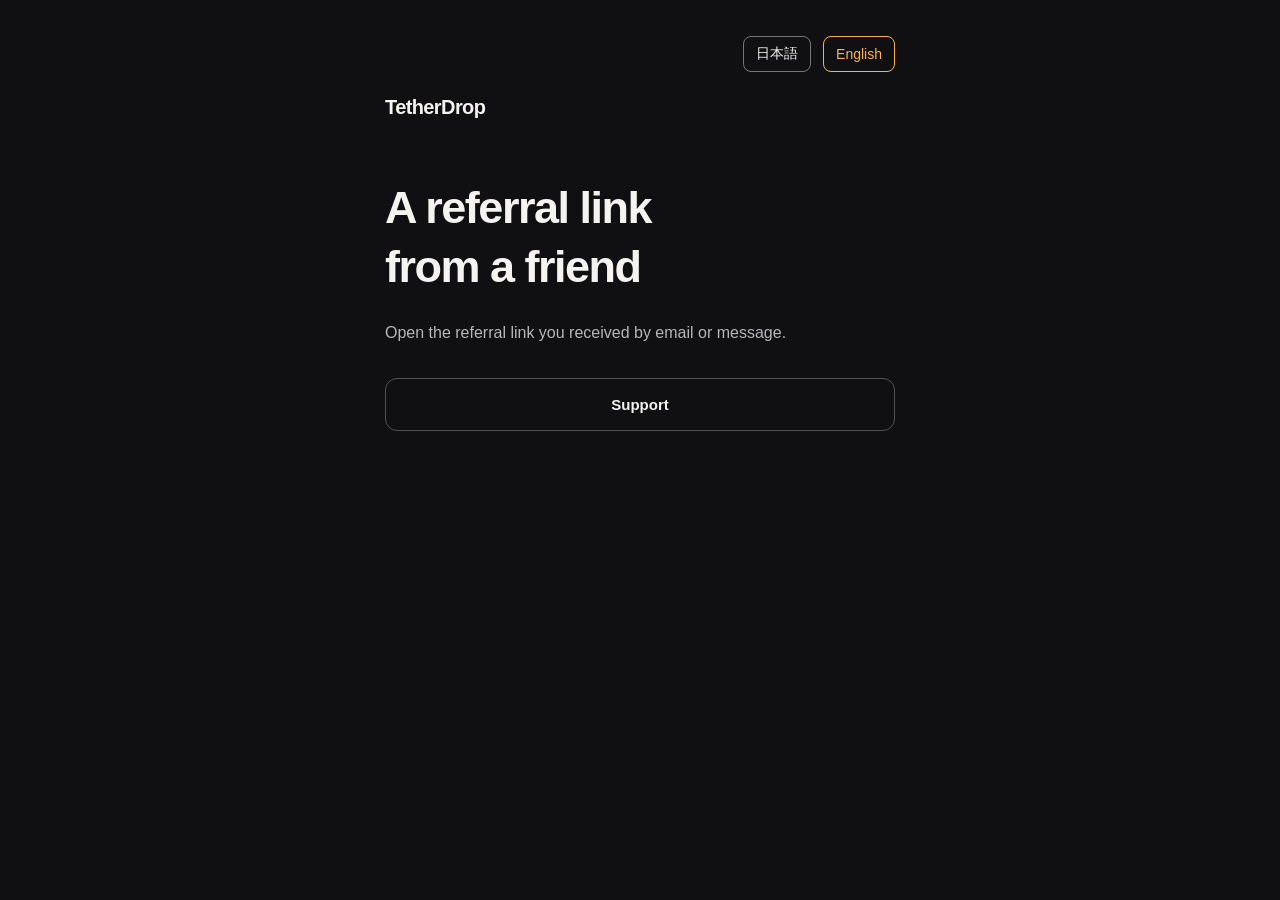
<file: index.html>
<!doctype html><html lang="ja"><meta charset="utf-8"><meta name="viewport" content="width=device-width, initial-scale=1"><meta name="robots" content="noindex"><title>TetherDrop 紹介リンク</title><link rel="stylesheet" href="/invite/style.css"><script src="/language.js" defer></script><body data-title-ja="TetherDrop 紹介リンク" data-title-en="TetherDrop | Referral links"><main><nav class="languages" aria-label="Language"><button type="button" data-language="ja">日本語</button><button type="button" data-language="en">English</button></nav><a class="brand" href="https://takumishinoda0625-beep.github.io/TetherDrop-Support/">TetherDrop</a><h1 style="margin-top:60px"><span data-ja="友達からの<br>紹介リンク" data-en="A referral link<br>from a friend">友達からの<br>紹介リンク</span></h1><p class="lead"><span data-ja="メールやメッセージで届いた紹介リンクを開いてください。" data-en="Open the referral link you received by email or message.">メールやメッセージで届いた紹介リンクを開いてください。</span></p><a class="button secondary" href="https://takumishinoda0625-beep.github.io/TetherDrop-Support/"><span data-ja="サポート" data-en="Support">サポート</span></a></main></body></html>
</file>
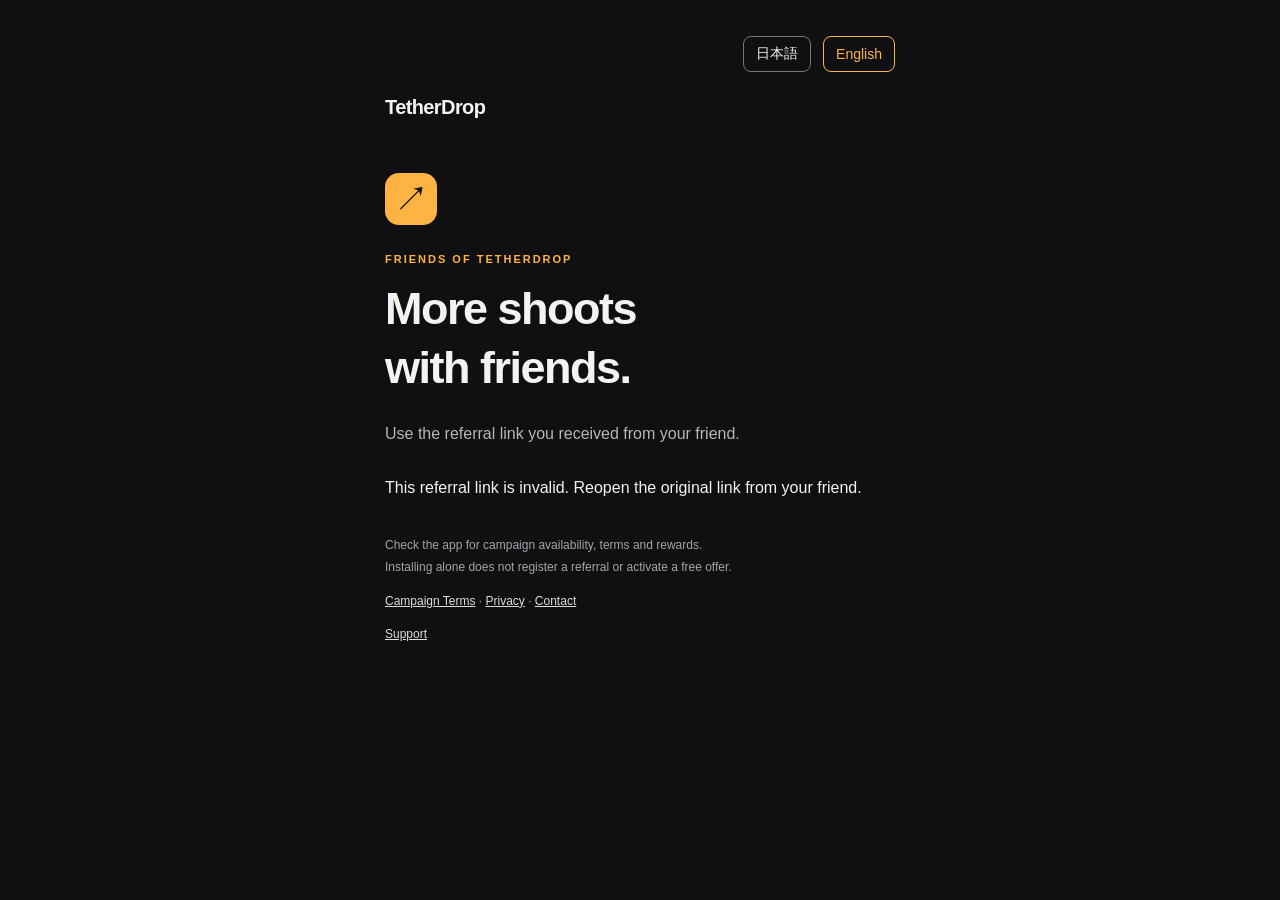
<file: invite/index.html>
<!doctype html><html lang="ja"><head><meta charset="utf-8"><meta name="viewport" content="width=device-width, initial-scale=1"><meta name="robots" content="noindex"><meta name="referrer" content="no-referrer"><title>TetherDrop | 友達からの紹介</title><link rel="stylesheet" href="/invite/style.css"><script src="/language.js" defer></script><script src="/invite/app.js" defer></script></head>
<body data-title-ja="TetherDrop | 友達からの紹介" data-title-en="TetherDrop | A referral from a friend"><main>
<nav class="languages" aria-label="Language"><button type="button" data-language="ja">日本語</button><button type="button" data-language="en">English</button></nav>
<a class="brand" href="https://takumishinoda0625-beep.github.io/TetherDrop-Support/">TetherDrop</a><div class="icon" aria-hidden="true">↗</div><p class="eyebrow">FRIENDS OF TETHERDROP</p><h1><span data-ja="友達と、&lt;br&gt;もっと撮影を。" data-en="More shoots&lt;br&gt;with friends.">友達と、<br>もっと撮影を。</span></h1><p class="lead"><span data-ja="紹介リンクを受け取りました。&lt;br&gt;コードを手入力せずに参加できます。" data-en="You have received a referral link.&lt;br&gt;Join without typing a referral code.">紹介リンクを受け取りました。<br>コードを手入力せずに参加できます。</span></p>
<section id="invitation" hidden><ol>
<li><strong><span data-ja="TetherDropをインストール" data-en="Install TetherDrop">TetherDropをインストール</span></strong><span><span data-ja="iPhone・iPadのApp Storeからダウンロードします。" data-en="Download it from the App Store on your iPhone or iPad.">iPhone・iPadのApp Storeからダウンロードします。</span></span></li>
<li><strong><span data-ja="この紹介リンクをもう一度開く" data-en="Open this referral link again">この紹介リンクをもう一度開く</span></strong><span><span data-ja="インストール後、メールやメッセージに戻り、同じリンクをタップしてください。" data-en="After installing, return to the email or message and tap the same link.">インストール後、メールやメッセージに戻り、同じリンクをタップしてください。</span></span></li>
<li><strong><span data-ja="アプリでメール認証" data-en="Verify your email in the app">アプリでメール認証</span></strong><span><span data-ja="参加条件を確認してメール認証すると、紹介が登録されます。" data-en="Read the campaign terms and verify your email to register the referral.">参加条件を確認してメール認証すると、紹介が登録されます。</span></span></li>
</ol><a class="button primary" href="https://apps.apple.com/app/id6788720660"><span data-ja="App Storeでインストール" data-en="Install from the App Store">App Storeでインストール</span></a><a class="button secondary" id="open-app"><span data-ja="インストール済み：アプリで開く" data-en="Already installed? Open the app">インストール済み：アプリで開く</span></a>
<p class="note"><span data-ja="アプリが開かない場合は、紹介機能に対応した最新版をご利用ください。このページだけでは紹介は成立しません。" data-en="If the app does not open, update to a version that supports referrals. Visiting this page alone does not register a referral.">アプリが開かない場合は、紹介機能に対応した最新版をご利用ください。このページだけでは紹介は成立しません。</span></p>
<details><summary><span data-ja="リンクから開けない場合" data-en="If the link does not open the app">リンクから開けない場合</span></summary><p><span data-ja="対応版アプリの「設定 → お友達紹介キャンペーン」で、次のコードを入力することもできます。" data-en="You can also enter the code below in Settings → Refer a Friend Campaign in a supported version of the app.">対応版アプリの「設定 → お友達紹介キャンペーン」で、次のコードを入力することもできます。</span></p><code id="code"></code></details></section>
<p id="invalid" role="status"><span data-ja="紹介リンクを確認しています。" data-en="Checking your referral link…">紹介リンクを確認しています。</span></p><noscript><p>JavaScriptを有効にして、このリンクを開き直してください。<br>Enable JavaScript and reopen this link.</p></noscript>
<footer><span data-ja="紹介の受付状況・参加条件・特典はアプリ内でご確認ください。" data-en="Check the app for campaign availability, terms and rewards.">紹介の受付状況・参加条件・特典はアプリ内でご確認ください。</span><br><span data-ja="インストールだけで登録や無料特典の適用は行われません。" data-en="Installing alone does not register a referral or activate a free offer.">インストールだけで登録や無料特典の適用は行われません。</span><br><a href="/terms/"><span data-ja="参加条件" data-en="Campaign Terms">参加条件</span></a> · <a href="/privacy/"><span data-ja="プライバシー" data-en="Privacy">プライバシー</span></a> · <a href="mailto:support@tetherdrop.app"><span data-ja="お問い合わせ" data-en="Contact">お問い合わせ</span></a><br><a href="https://takumishinoda0625-beep.github.io/TetherDrop-Support/"><span data-ja="サポート" data-en="Support">サポート</span></a></footer>
</main></body></html>
</file>
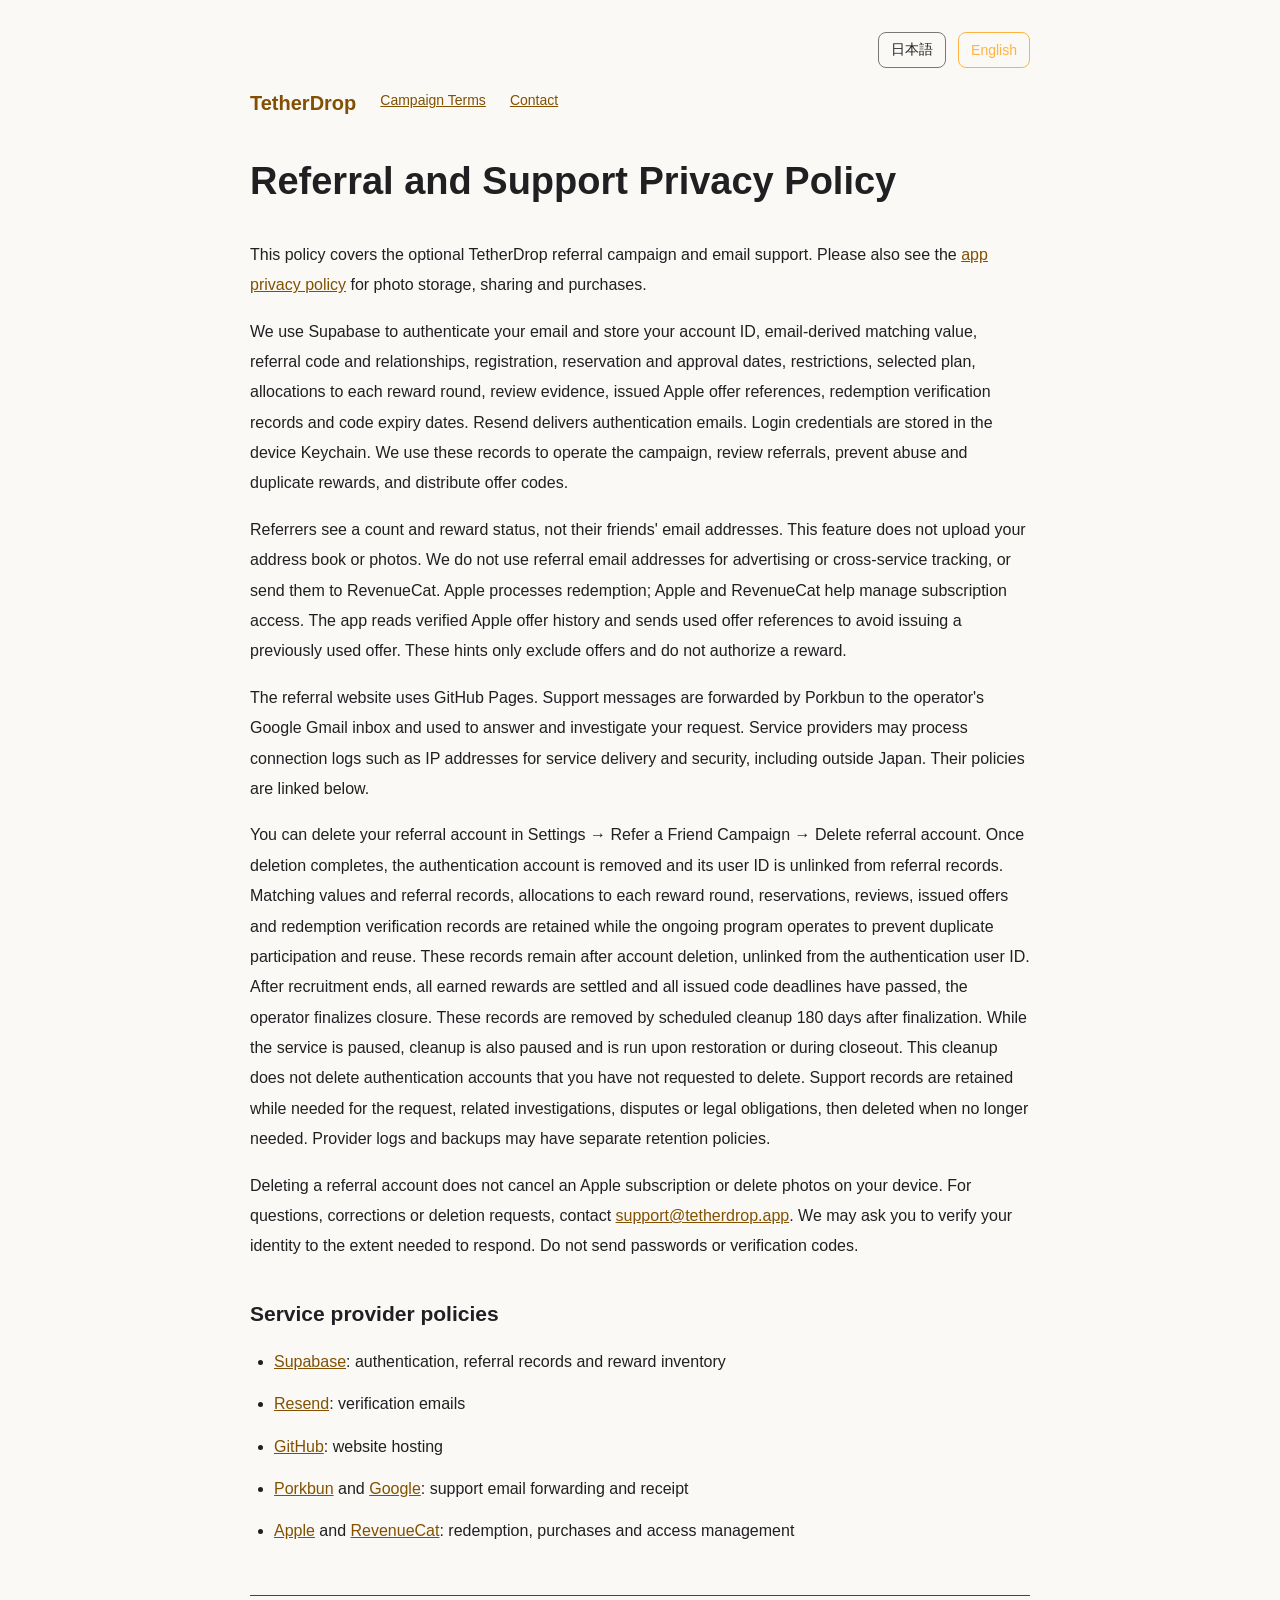
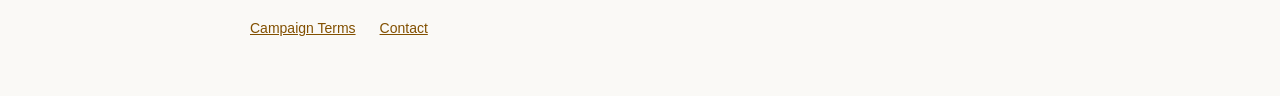
<file: privacy/index.html>
<!doctype html>
<html lang="ja"><head><meta charset="utf-8"><meta name="viewport" content="width=device-width,initial-scale=1"><meta name="referrer" content="no-referrer"><title>TetherDrop | 紹介機能のプライバシーポリシー</title><link rel="stylesheet" href="/legal.css"><script src="/language.js" defer></script></head><body data-title-ja="TetherDrop | 紹介機能のプライバシーポリシー" data-title-en="TetherDrop | Referral Privacy Policy"><main><nav class="languages" aria-label="Language"><button type="button" data-language="ja">日本語</button><button type="button" data-language="en">English</button></nav><section data-language-section="ja" lang="ja">
<nav aria-label="ページ案内"><a class="brand" href="/">TetherDrop</a><a href="/terms/">参加条件</a></nav>
<h1>紹介機能・お問い合わせの<br>プライバシーポリシー</h1><p class="muted">2026年10月18日更新</p>
<p>本ポリシーは、TetherDrop運営による任意のお友達紹介機能とメールでのお問い合わせに適用します。写真の保存・共有や購入管理については、<a href="https://takumishinoda0625-beep.github.io/TetherDrop-Support/#privacy">アプリ全体のプライバシーポリシー</a>もご確認ください。</p>
<h2>扱う情報と利用目的</h2>
<dl><dt>メールアドレス・認証情報</dt><dd>メールアドレス、認証ユーザーID、認証・ログイン記録を、本人のメール受信確認、アカウント管理、ログインに使用します。認証はSupabase、認証メール配信はResendを利用します。ログイン情報は端末のKeychainに保存します。</dd>
<dt>紹介と特典の記録</dt><dd>メールアドレスから作る照合値、参加者ID、紹介コード、紹介元・紹介先の関係、参加日時、特典の回ごとの紹介割当・予約・承認・利用確認記録、利用制限状態、選択プラン、Appleオファー参照名、特典コード、配布日時、有効期限をSupabaseで管理します。紹介実績の確認、不正な登録や重複受取の防止、特典配布に使用します。照合値も個人と関連し得る情報として扱います。アプリはAppleの検証済み取引履歴を参照し、利用済みオファーの参照名を送信して再配布対象から除外します。この申告だけで特典を承認することはありません。</dd>
<dt>お問い合わせ</dt><dd>送信者のメールアドレス、件名、本文、任意で提供された情報を、問い合わせへの回答と問題の調査に使用します。support@tetherdrop.app 宛てのメールはPorkbunを経由し、運営者が管理するGoogle Gmailで受信・対応します。</dd>
<dt>通信・接続記録</dt><dd>紹介ページはGitHub Pagesで配信します。ホスティング、認証、配信等のサービス提供者は、通信処理や障害対応、不正利用防止のため、IPアドレス等の接続記録を処理する場合があります。</dd></dl>
<h2>紹介相手への表示と外部サービス</h2><p>紹介者には紹介件数と特典の状況を表示し、紹介された方のメールアドレスは表示しません。紹介機能のために端末の連絡先一覧や写真をアップロードすることはありません。紹介アカウントのメールアドレスを広告配信や他社サービスをまたぐ追跡に使用しません。</p>
<p>特典コードの引換と契約はAppleが処理します。TetherDropはApple・RevenueCatを通して利用権限を確認します。紹介アカウントのメールアドレスをRevenueCatへ送る処理は実装していません。</p>
<h2>保存期間と削除</h2><ul>
<li>アプリの「設定 → お友達紹介キャンペーン → 紹介アカウントを削除」から削除できます。削除完了時にSupabaseの認証アカウントを削除し、紹介記録と認証ユーザーIDの関連を外します。</li>
<li>重複参加や同じ紹介実績・Appleオファーの再利用を防ぐため、照合値、紹介実績、各回への割当・予約・承認・配布・利用確認記録は、常設プログラムの運営中は保持します。アカウント削除後も認証ユーザーIDとの関連を外したうえでこれらを保持します。受付終了後、獲得済み特典の対応と配布済みコードの引換期限がすべて完了して終了処理を確定した日から180日経過後に、定期処理で削除します。サービス休止中は定期処理も止まるため、再開時または終了管理時に削除処理を実行します。</li>
<li>認証アカウントは上記の定期処理では削除されません。ご自身で削除するまで、アカウント管理のため保持します。削除に支障がある場合は窓口へご連絡ください。</li>
<li>問い合わせの記録は、回答、関連する調査、紛争解決または法令上必要な期間保持し、不要になった記録を削除します。サービス提供者側のログやバックアップは、それぞれの設定・ポリシーに従って保持される場合があります。</li>
</ul><p>紹介アカウントの削除はAppleのサブスクリプション解約や、端末内の写真削除とは別です。</p>
<h2>サービス提供者のポリシー</h2><p>必要な情報の処理を、以下のサービスに委託します。各社のサービスでは日本国外で情報が処理される場合があります。</p><ul>
<li><a href="https://supabase.com/privacy">Supabase</a>：認証・紹介記録と特典在庫</li><li><a href="https://resend.com/legal/privacy-policy">Resend</a>：認証メール配信</li><li><a href="https://docs.github.com/en/site-policy/privacy-policies/github-general-privacy-statement">GitHub</a>：案内ページ</li><li><a href="https://porkbun.com/legal/agreement/privacy_policy">Porkbun</a>・<a href="https://policies.google.com/privacy">Google</a>：問い合わせメール転送・受信</li><li><a href="https://www.apple.com/legal/privacy/">Apple</a>・<a href="https://www.revenuecat.com/privacy/">RevenueCat</a>：引換・購入と利用権限の管理</li></ul>
<h2>お問い合わせ</h2><p>運営窓口：<a href="mailto:support@tetherdrop.app">support@tetherdrop.app</a>。個人情報の確認・訂正・削除等のご相談もこちらへお寄せください。対応のために必要な範囲で本人確認をお願いする場合があります。パスワードや認証コードの送付は不要です。</p>
</section><section id="english" data-language-section="en" lang="en"><nav aria-label="Page navigation"><a class="brand" href="/">TetherDrop</a><a href="/terms/">Campaign Terms</a><a href="mailto:support@tetherdrop.app">Contact</a></nav><h1>Referral and Support Privacy Policy</h1><p>This policy covers the optional TetherDrop referral campaign and email support. Please also see the <a href="https://takumishinoda0625-beep.github.io/TetherDrop-Support/#privacy">app privacy policy</a> for photo storage, sharing and purchases.</p>
<p>We use Supabase to authenticate your email and store your account ID, email-derived matching value, referral code and relationships, registration, reservation and approval dates, restrictions, selected plan, allocations to each reward round, review evidence, issued Apple offer references, redemption verification records and code expiry dates. Resend delivers authentication emails. Login credentials are stored in the device Keychain. We use these records to operate the campaign, review referrals, prevent abuse and duplicate rewards, and distribute offer codes.</p>
<p>Referrers see a count and reward status, not their friends' email addresses. This feature does not upload your address book or photos. We do not use referral email addresses for advertising or cross-service tracking, or send them to RevenueCat. Apple processes redemption; Apple and RevenueCat help manage subscription access. The app reads verified Apple offer history and sends used offer references to avoid issuing a previously used offer. These hints only exclude offers and do not authorize a reward.</p>
<p>The referral website uses GitHub Pages. Support messages are forwarded by Porkbun to the operator's Google Gmail inbox and used to answer and investigate your request. Service providers may process connection logs such as IP addresses for service delivery and security, including outside Japan. Their policies are linked below.</p>
<p>You can delete your referral account in Settings → Refer a Friend Campaign → Delete referral account. Once deletion completes, the authentication account is removed and its user ID is unlinked from referral records. Matching values and referral records, allocations to each reward round, reservations, reviews, issued offers and redemption verification records are retained while the ongoing program operates to prevent duplicate participation and reuse. These records remain after account deletion, unlinked from the authentication user ID. After recruitment ends, all earned rewards are settled and all issued code deadlines have passed, the operator finalizes closure. These records are removed by scheduled cleanup 180 days after finalization. While the service is paused, cleanup is also paused and is run upon restoration or during closeout. This cleanup does not delete authentication accounts that you have not requested to delete. Support records are retained while needed for the request, related investigations, disputes or legal obligations, then deleted when no longer needed. Provider logs and backups may have separate retention policies.</p>
<p>Deleting a referral account does not cancel an Apple subscription or delete photos on your device. For questions, corrections or deletion requests, contact <a href="mailto:support@tetherdrop.app">support@tetherdrop.app</a>. We may ask you to verify your identity to the extent needed to respond. Do not send passwords or verification codes.</p><h2>Service provider policies</h2><ul><li><a href="https://supabase.com/privacy">Supabase</a>: authentication, referral records and reward inventory</li><li><a href="https://resend.com/legal/privacy-policy">Resend</a>: verification emails</li><li><a href="https://docs.github.com/en/site-policy/privacy-policies/github-general-privacy-statement">GitHub</a>: website hosting</li><li><a href="https://porkbun.com/legal/agreement/privacy_policy">Porkbun</a> and <a href="https://policies.google.com/privacy">Google</a>: support email forwarding and receipt</li><li><a href="https://www.apple.com/legal/privacy/">Apple</a> and <a href="https://www.revenuecat.com/privacy/">RevenueCat</a>: redemption, purchases and access management</li></ul></section>
<footer><a href="/terms/"><span data-ja="キャンペーン参加条件" data-en="Campaign Terms">キャンペーン参加条件</span></a><a href="mailto:support@tetherdrop.app"><span data-ja="お問い合わせ" data-en="Contact">お問い合わせ</span></a></footer></main></body></html>
</file>
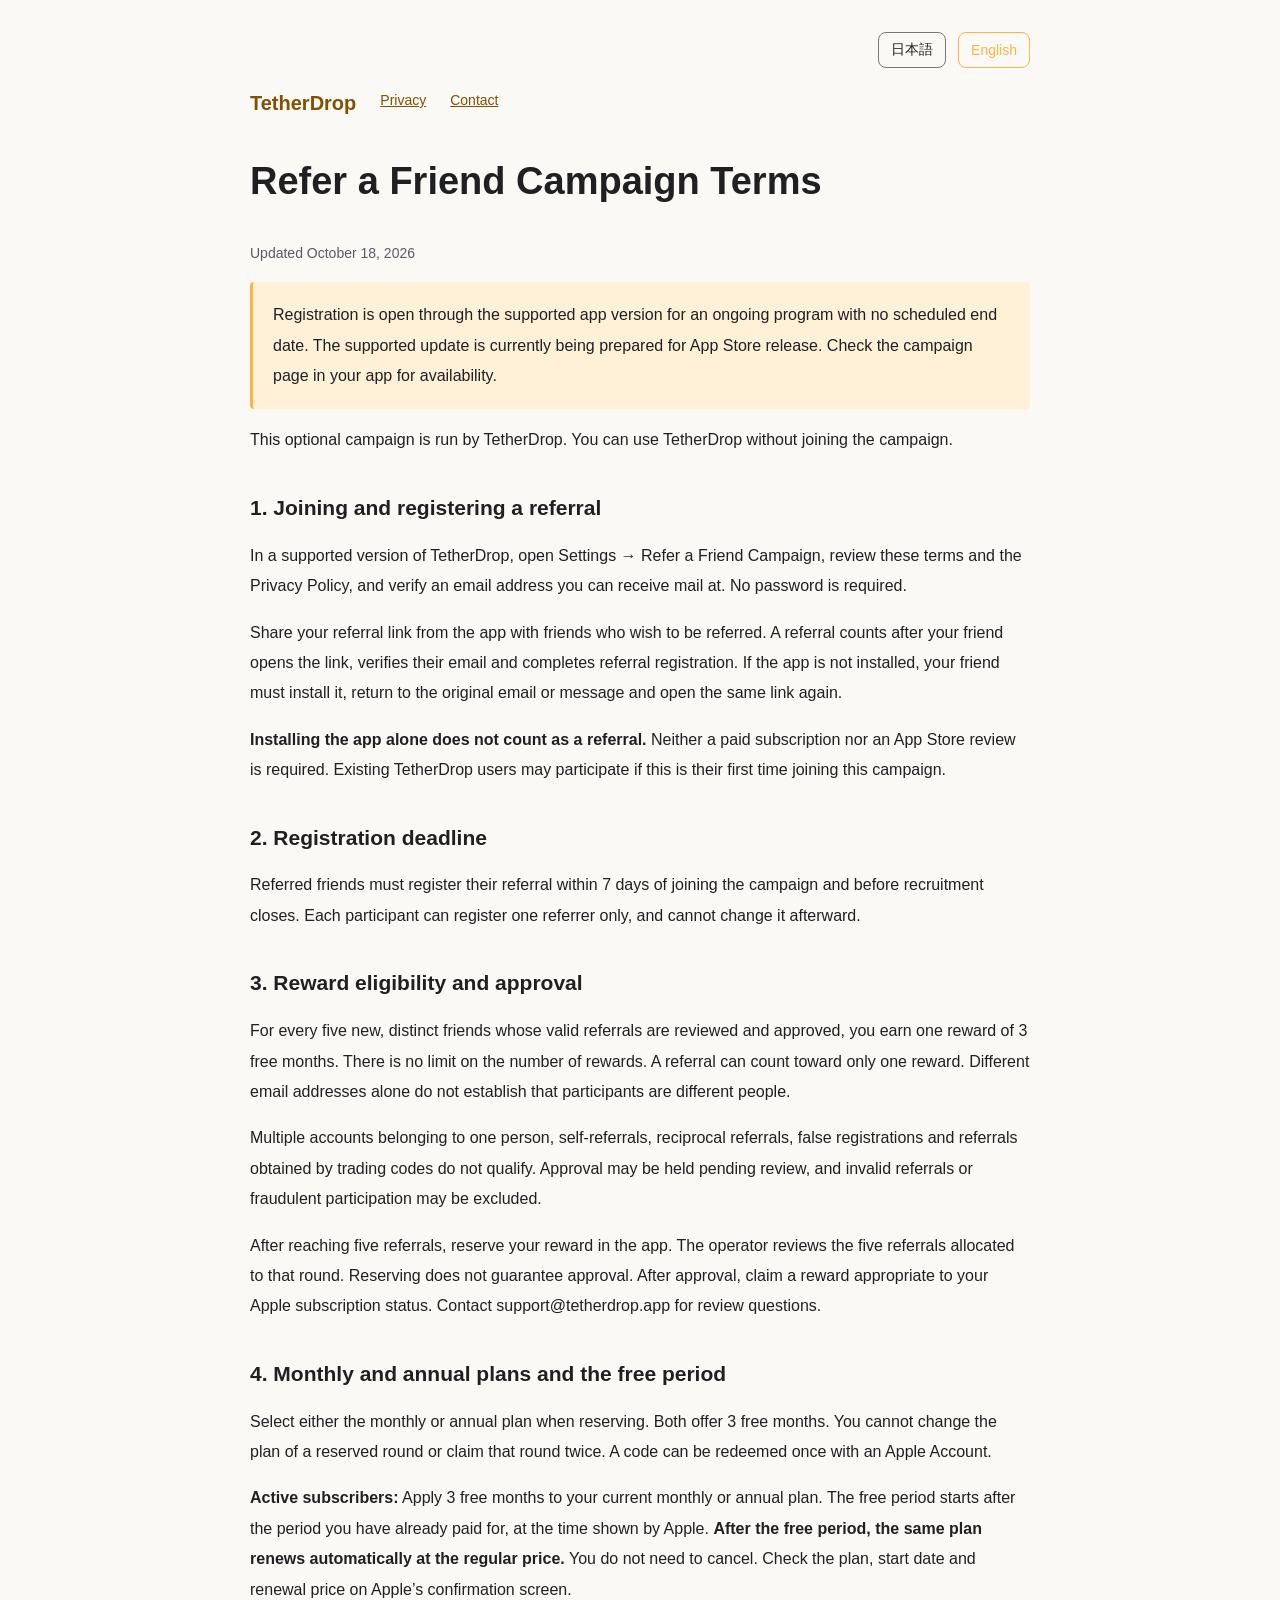
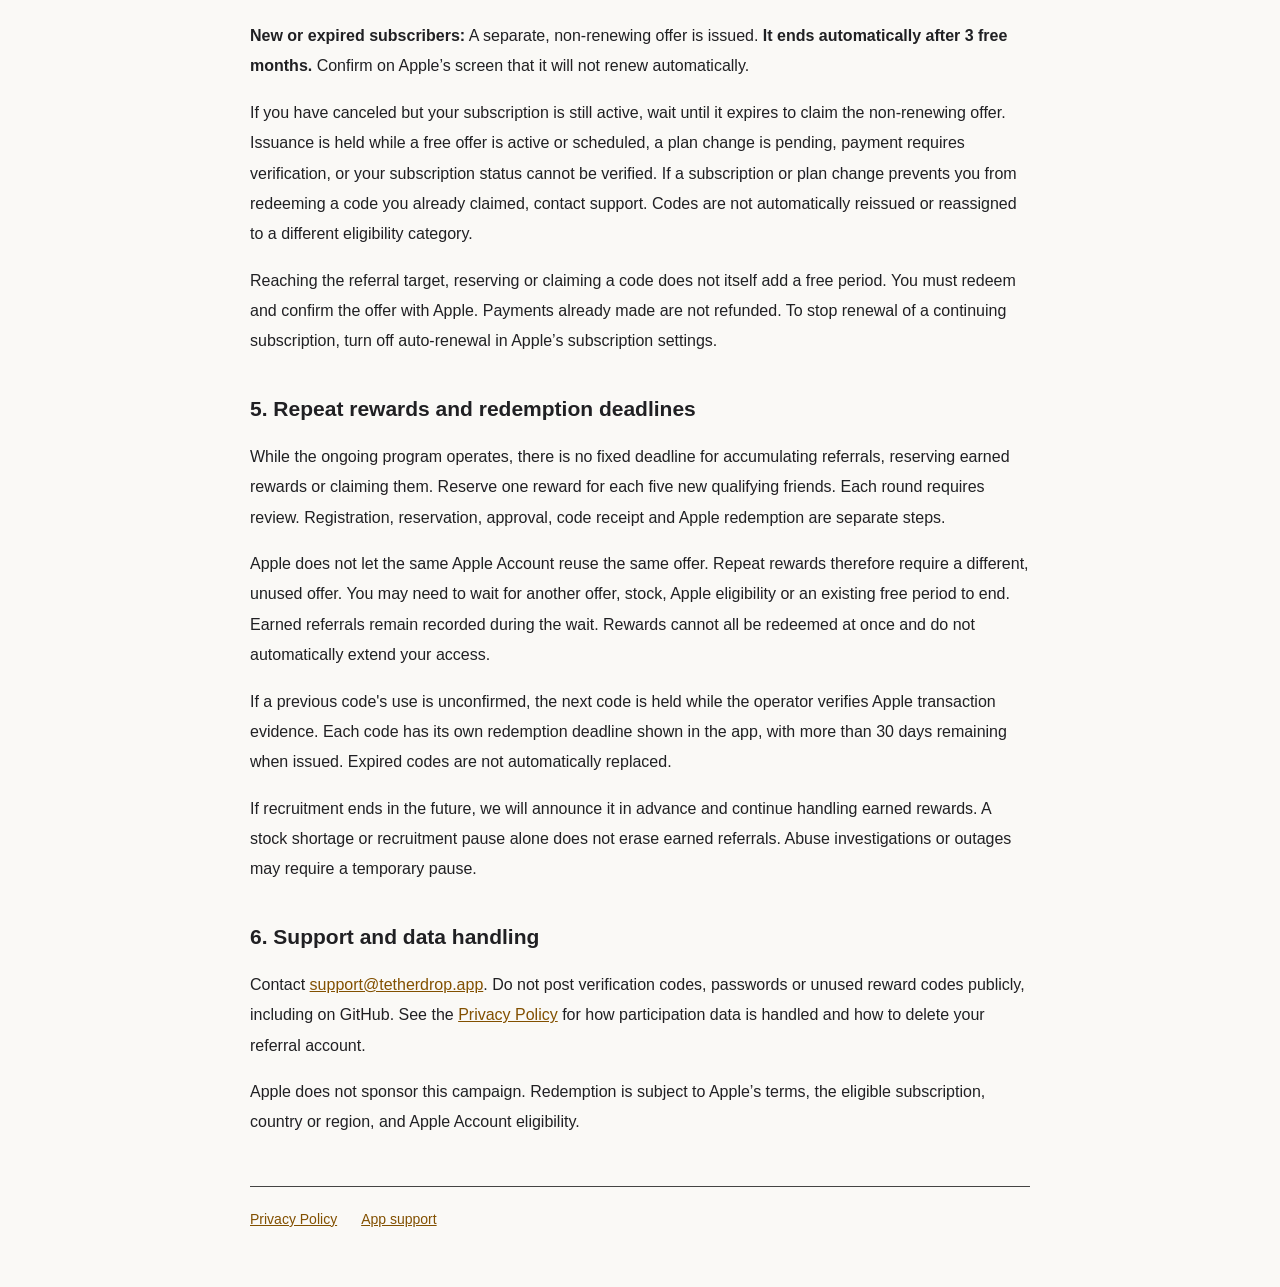
<file: terms/index.html>
<!doctype html>
<html lang="ja"><head><meta charset="utf-8"><meta name="viewport" content="width=device-width,initial-scale=1"><meta name="referrer" content="no-referrer"><title>TetherDrop | お友達紹介の参加条件</title><link rel="stylesheet" href="/legal.css"><script src="/language.js" defer></script></head><body data-title-ja="TetherDrop | お友達紹介の参加条件" data-title-en="TetherDrop | Referral Campaign Terms"><main><nav class="languages" aria-label="Language"><button type="button" data-language="ja">日本語</button><button type="button" data-language="en">English</button></nav><section lang="ja" data-language-section="ja">
<nav aria-label="ページ案内"><a class="brand" href="/">TetherDrop</a><a href="/privacy/">プライバシー</a><a href="mailto:support@tetherdrop.app">お問い合わせ</a></nav>
<h1>お友達紹介の参加条件</h1><p class="muted">2026年10月18日更新</p>
<p class="notice">終了日を定めない常設プログラムとして、対応版アプリからの参加受付を開始しました。対応版アプリは現在、App Storeでの公開準備中です。ご利用のバージョンでの受付状況は、アプリ内のキャンペーンページで確認できます。</p>
<p>TetherDrop運営が実施する紹介キャンペーンです。参加は任意です。紹介キャンペーンへ参加しなくても、通常のTetherDropを利用できます。</p>
<h2>1. 参加と紹介登録</h2>
<p>対応版TetherDropの「設定 → お友達紹介キャンペーン」で本条件とプライバシーポリシーを確認し、ご本人が受信できるメールアドレスで認証してください。パスワードの設定は不要です。</p>
<p>紹介者はアプリで発行した紹介リンクを、紹介を希望するご友人へ共有します。ご友人がリンクを開き、メール認証と紹介登録を完了すると紹介実績に反映されます。未インストールの場合は、インストール後にメールやメッセージに戻り、元の紹介リンクをもう一度開いてください。</p>
<p><strong>インストールだけでは紹介は成立しません。</strong>有料契約やApp Storeのレビュー投稿は参加条件ではありません。すでにTetherDropをご利用の方も、本キャンペーンに初めて参加する場合は対象です。</p>
<h2>2. 登録期限</h2><p>紹介された方のキャンペーン参加から7日以内、かつ募集終了までに紹介登録を完了してください。紹介元を登録できるのは1回だけで、登録後の変更はできません。</p>
<h2>3. 特典の条件と承認</h2><p>異なる新しいご友人5人の有効な紹介登録を運営が確認・承認するごとに、3か月無料の特典を1回受け取れます。回数の上限はありません。同じ紹介実績を別の回に使うことはできません。メールアドレスが異なるだけでは、異なる人物とは判定しません。</p>
<p>同じ方による複数アカウント、自己紹介、相互紹介、虚偽の登録、コードの売買による実績は対象外です。確認が必要な場合は承認を保留し、無効な実績や不正な参加と判定した場合は対象外とすることがあります。</p>
<p>5人達成後、アプリから特典を予約してください。その回に割り当てた5人を運営が確認します。予約は承認を保証するものではありません。承認後、Appleの契約状況に応じたコードを受け取れます。問い合わせ先は support@tetherdrop.app です。</p>
<h2>4. 月額・年額と無料期間</h2><p>月額または年額のいずれかを各回の予約時に選択します。どちらも無料期間は3か月です。予約した回のプラン変更や、その回の二重受取はできません。各コードはApple Accountで1回だけ引き換えられます。</p>
<p><strong>契約中の方：</strong>現在と同じ月額または年額プランに、3か月無料の特典を適用します。支払い済みの期間の後、Appleが案内する適用時期から無料期間が始まり、<strong>無料期間終了後は同じプランを通常料金で自動更新します。</strong>解約は不要です。Appleの確認画面で対象プラン・適用時期・更新料金をご確認ください。</p>
<p><strong>未契約・契約終了済みの方：</strong>別の自動終了タイプのオファーを発行し、<strong>3か月の無料期間終了時に自動終了します。</strong>Appleの確認画面で自動更新されないことをご確認ください。</p>
<p>解約済みで契約期間が残っている場合は、期間終了後に自動終了タイプを受け取れます。無料オファー適用中・適用予約中、プラン変更予約中、支払い確認中などの場合は発行を保留します。状況が確認できない場合も発行しません。受取後に契約やプランが変わり引き換えられない場合はサポートへお問い合わせください。コードの再発行や対象変更を自動で行うことはありません。</p>
<p>紹介達成・予約・コード受取だけでは無料期間は追加されません。利用者自身によるAppleでの引換・確認が必要です。既払い料金の返金はありません。契約継続タイプで更新を希望しない場合はAppleのサブスクリプション管理で自動更新を停止してください。</p>
<h2>5. 繰り返し受取と引換期限</h2><p>常設期間中、紹介実績の積み上げと特典の予約・受取に一律の期限は設けません。5人ごとに予約し、各回の承認を受けてください。紹介達成、予約、承認、コード受取、Appleでの引換は別の手順です。</p><p>Appleでは同じオファーを同じApple Accountで繰り返し利用できないため、2回目以降は未使用の別オファーを案内します。新しいオファーの準備、在庫、Appleの利用資格や適用中の無料期間によってお待ちいただく場合があります。待機中も獲得済みの紹介実績を保持します。すべての特典を一度に引き換えたり、自動的に無料期間を積み増したりする仕組みではありません。</p><p>前回のコードの利用状況が確認できない場合、次のコードの発行を保留します。運営がAppleの取引情報等を確認する場合があります。コードごとの引換期限は受取画面に表示し、発行時に30日を超える有効期間を確保します。期限切れコードの自動再発行は行いません。</p><p>将来受付を終了する場合は事前に案内し、獲得済みの特典の対応を継続します。在庫切れや受付停止だけで獲得済みの実績を消去しません。不正利用や障害への対応で一時停止することがあります。</p>
<h2>6. 問い合わせと情報の取り扱い</h2><p>問い合わせ先：<a href="mailto:support@tetherdrop.app">support@tetherdrop.app</a>。認証コード・パスワード・未使用の特典コードを、GitHubなどの公開投稿に記載しないでください。参加情報の取り扱いと紹介アカウントの削除方法は、<a href="/privacy/">プライバシーポリシー</a>をご確認ください。</p>
<p>Appleは本キャンペーンの主催者ではありません。引換にはAppleの利用条件、対象サブスクリプション、国や地域、Apple Accountの利用資格が適用されます。</p>
<footer><a href="/privacy/">プライバシーポリシー</a><a href="https://takumishinoda0625-beep.github.io/TetherDrop-Support/">アプリのサポート</a></footer>
</section><section lang="en" data-language-section="en">
<nav aria-label="Page navigation"><a class="brand" href="/">TetherDrop</a><a href="/privacy/#english">Privacy</a><a href="mailto:support@tetherdrop.app">Contact</a></nav>
<h1>Refer a Friend Campaign Terms</h1><p class="muted">Updated October 18, 2026</p>
<p class="notice">Registration is open through the supported app version for an ongoing program with no scheduled end date. The supported update is currently being prepared for App Store release. Check the campaign page in your app for availability.</p>
<p>This optional campaign is run by TetherDrop. You can use TetherDrop without joining the campaign.</p>
<h2>1. Joining and registering a referral</h2>
<p>In a supported version of TetherDrop, open Settings → Refer a Friend Campaign, review these terms and the Privacy Policy, and verify an email address you can receive mail at. No password is required.</p>
<p>Share your referral link from the app with friends who wish to be referred. A referral counts after your friend opens the link, verifies their email and completes referral registration. If the app is not installed, your friend must install it, return to the original email or message and open the same link again.</p>
<p><strong>Installing the app alone does not count as a referral.</strong> Neither a paid subscription nor an App Store review is required. Existing TetherDrop users may participate if this is their first time joining this campaign.</p>
<h2>2. Registration deadline</h2>
<p>Referred friends must register their referral within 7 days of joining the campaign and before recruitment closes. Each participant can register one referrer only, and cannot change it afterward.</p>
<h2>3. Reward eligibility and approval</h2><p>For every five new, distinct friends whose valid referrals are reviewed and approved, you earn one reward of 3 free months. There is no limit on the number of rewards. A referral can count toward only one reward. Different email addresses alone do not establish that participants are different people.</p>
<p>Multiple accounts belonging to one person, self-referrals, reciprocal referrals, false registrations and referrals obtained by trading codes do not qualify. Approval may be held pending review, and invalid referrals or fraudulent participation may be excluded.</p>
<p>After reaching five referrals, reserve your reward in the app. The operator reviews the five referrals allocated to that round. Reserving does not guarantee approval. After approval, claim a reward appropriate to your Apple subscription status. Contact support@tetherdrop.app for review questions.</p>
<h2>4. Monthly and annual plans and the free period</h2>
<p>Select either the monthly or annual plan when reserving. Both offer 3 free months. You cannot change the plan of a reserved round or claim that round twice. A code can be redeemed once with an Apple Account.</p>
<p><strong>Active subscribers:</strong> Apply 3 free months to your current monthly or annual plan. The free period starts after the period you have already paid for, at the time shown by Apple. <strong>After the free period, the same plan renews automatically at the regular price.</strong> You do not need to cancel. Check the plan, start date and renewal price on Apple’s confirmation screen.</p>
<p><strong>New or expired subscribers:</strong> A separate, non-renewing offer is issued. <strong>It ends automatically after 3 free months.</strong> Confirm on Apple’s screen that it will not renew automatically.</p>
<p>If you have canceled but your subscription is still active, wait until it expires to claim the non-renewing offer. Issuance is held while a free offer is active or scheduled, a plan change is pending, payment requires verification, or your subscription status cannot be verified. If a subscription or plan change prevents you from redeeming a code you already claimed, contact support. Codes are not automatically reissued or reassigned to a different eligibility category.</p>
<p>Reaching the referral target, reserving or claiming a code does not itself add a free period. You must redeem and confirm the offer with Apple. Payments already made are not refunded. To stop renewal of a continuing subscription, turn off auto-renewal in Apple’s subscription settings.</p>
<h2>5. Repeat rewards and redemption deadlines</h2><p>While the ongoing program operates, there is no fixed deadline for accumulating referrals, reserving earned rewards or claiming them. Reserve one reward for each five new qualifying friends. Each round requires review. Registration, reservation, approval, code receipt and Apple redemption are separate steps.</p><p>Apple does not let the same Apple Account reuse the same offer. Repeat rewards therefore require a different, unused offer. You may need to wait for another offer, stock, Apple eligibility or an existing free period to end. Earned referrals remain recorded during the wait. Rewards cannot all be redeemed at once and do not automatically extend your access.</p><p>If a previous code's use is unconfirmed, the next code is held while the operator verifies Apple transaction evidence. Each code has its own redemption deadline shown in the app, with more than 30 days remaining when issued. Expired codes are not automatically replaced.</p><p>If recruitment ends in the future, we will announce it in advance and continue handling earned rewards. A stock shortage or recruitment pause alone does not erase earned referrals. Abuse investigations or outages may require a temporary pause.</p>
<h2>6. Support and data handling</h2>
<p>Contact <a href="mailto:support@tetherdrop.app">support@tetherdrop.app</a>. Do not post verification codes, passwords or unused reward codes publicly, including on GitHub. See the <a href="/privacy/#english">Privacy Policy</a> for how participation data is handled and how to delete your referral account.</p>
<p>Apple does not sponsor this campaign. Redemption is subject to Apple’s terms, the eligible subscription, country or region, and Apple Account eligibility.</p>
<footer><a href="/privacy/#english">Privacy Policy</a><a href="https://takumishinoda0625-beep.github.io/TetherDrop-Support/">App support</a></footer>
</section>
</main></body></html>
</file>
<file: invite/style.css>
:root{color-scheme:dark;font-family:-apple-system,BlinkMacSystemFont,"Helvetica Neue",sans-serif;background:#101012;color:#f4f3ef}*{box-sizing:border-box}body{margin:0}main{width:min(100% - 48px,510px);margin:0 auto;padding:36px 0 48px}.brand{color:#f4f3ef;font-size:20px;font-weight:750;letter-spacing:-.6px;text-decoration:none}.icon{margin-top:54px;width:52px;height:52px;border-radius:14px;display:grid;place-items:center;background:#ffb342;color:#131313;font-size:35px}.eyebrow{font-size:11px;font-weight:700;letter-spacing:2px;color:#ffb342;margin:28px 0 15px}h1{font-size:clamp(34px,9vw,45px);line-height:1.3;letter-spacing:-1.5px;margin:0}.lead{color:#b6b6bb;font-size:16px;line-height:1.9;margin:22px 0 30px}ol{list-style:none;counter-reset:step;padding:0;margin:0 0 30px}li{counter-increment:step;position:relative;padding:0 0 24px 40px}li:before{content:counter(step);position:absolute;left:0;top:0;border:1px solid #555;border-radius:50%;width:24px;height:24px;display:grid;place-items:center;font-size:12px;color:#ffb342}li strong{display:block;font-size:15px}li span{display:block;color:#a4a4aa;font-size:13px;line-height:1.7;margin-top:6px}.button{display:block;text-align:center;border-radius:12px;padding:17px 12px;text-decoration:none;font-size:15px;font-weight:700;margin-top:12px}.primary{background:#ffb342;color:#17120b}.secondary{color:#f4f3ef;border:1px solid #515154}.note,details,footer{font-size:12px;line-height:1.8;color:#a4a4aa}.note{margin:20px 0}details{border-top:1px solid #303035;padding-top:18px}summary{cursor:pointer}code{color:#ffb342;font-size:16px;letter-spacing:1px}footer{margin-top:38px}footer a{display:inline-block;color:#ddd;margin-top:12px}a:focus-visible,summary:focus-visible{outline:2px solid #ffb342;outline-offset:5px}[hidden]{display:none!important}

.languages{display:flex;justify-content:flex-end;gap:12px;margin-bottom:24px}.languages button{font:inherit;font-size:14px;color:inherit;background:transparent;border:1px solid #777;border-radius:8px;padding:8px 12px;cursor:pointer}.languages button[aria-pressed="true"]{border-color:#ffb342;color:#ffb342}.languages button:focus-visible{outline:2px solid #ffb342;outline-offset:3px}[hidden]{display:none!important}
</file>
<file: legal.css>
:root{color-scheme:light dark;font-family:-apple-system,BlinkMacSystemFont,"Helvetica Neue",sans-serif;background:#101012;color:#f4f3ef}*{box-sizing:border-box}body{margin:0}main{width:min(100% - 40px,780px);margin:auto;padding:32px 0 60px}a{color:#ffbf60;overflow-wrap:anywhere}a:focus-visible{outline:2px solid #ffbf60;outline-offset:4px}nav,footer{display:flex;flex-wrap:wrap;gap:12px 24px;font-size:14px}.brand{font-size:20px;font-weight:700;text-decoration:none}h1{font-size:clamp(28px,7vw,38px);line-height:1.4;margin-top:40px}h2{font-size:21px;margin-top:36px;line-height:1.5}h3{font-size:17px}p,li,dd{font-size:16px;line-height:1.9}ul,ol{padding-left:24px}li{margin-bottom:12px}.muted{color:#b9b9c1;font-size:14px}.notice{padding:18px 20px;background:#26231d;border-left:3px solid #ffb342;border-radius:4px}dt{font-weight:700;margin-top:20px}dd{margin:6px 0 0}footer{border-top:1px solid #444;margin-top:48px;padding-top:24px}.lang{margin-top:48px;border-top:1px solid #444;padding-top:20px}@media(prefers-color-scheme:light){:root{background:#faf9f6;color:#202023}a{color:#825000}.muted{color:#5b5b66}.notice{background:#fff1d8}}

.languages{display:flex;justify-content:flex-end;gap:12px;margin-bottom:24px}.languages button{font:inherit;font-size:14px;color:inherit;background:transparent;border:1px solid #777;border-radius:8px;padding:8px 12px;cursor:pointer}.languages button[aria-pressed="true"]{border-color:#ffb342;color:#ffb342}.languages button:focus-visible{outline:2px solid #ffb342;outline-offset:3px}[hidden]{display:none!important}
</file>
